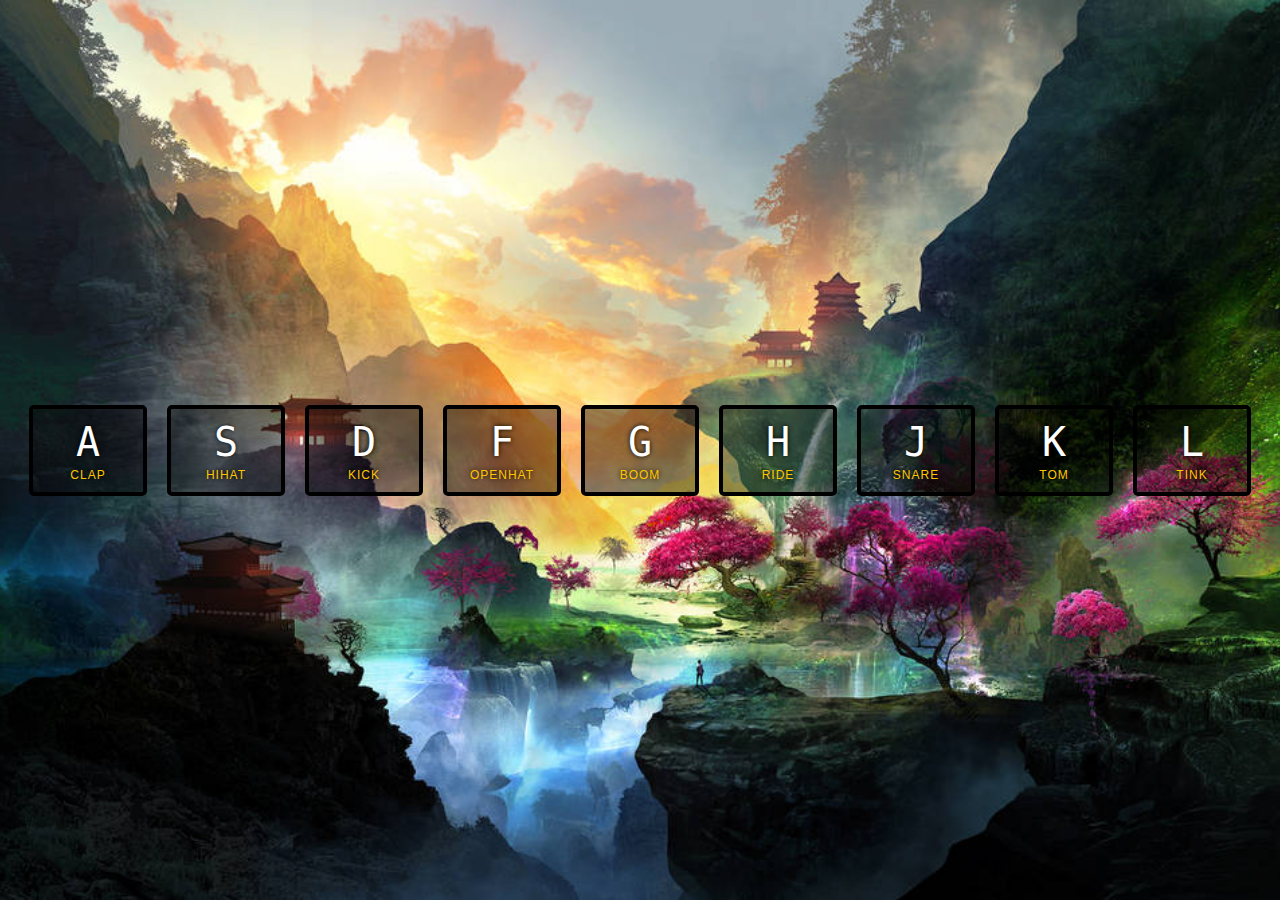
<file: index.html>
<!DOCTYPE html>
<html lang="en">
<head>
  <meta charset="UTF-8">
  <title>JS Drum Kit</title>
  <link rel="icon" type="image" href="/favicon.png">
  <link rel="stylesheet" href="style.css">
  
</head>
<body>
  <div class="keys">
    <div data-key="65" class="key" onclick="onClick(this)">
      <kbd>A</kbd>
      <span class="sound">clap</span>
    </div>
    <div data-key="83" class="key" onclick="onClick(this)">
      <kbd>S</kbd>
      <span class="sound">hihat</span>
    </div>
    <div data-key="68" class="key" onclick="onClick(this)">
      <kbd>D</kbd>
      <span class="sound">kick</span>
    </div>
    <div data-key="70" class="key" onclick="onClick(this)">
      <kbd>F</kbd>
      <span class="sound">openhat</span>
    </div>
    <div data-key="71" class="key" onclick="onClick(this)">
      <kbd>G</kbd>
      <span class="sound">boom</span>
    </div>
    <div data-key="72" class="key" onclick="onClick(this)">
      <kbd>H</kbd>
      <span class="sound">ride</span>
    </div>
    <div data-key="74" class="key" onclick="onClick(this)">
      <kbd>J</kbd>
      <span class="sound">snare</span>
    </div>
    <div data-key="75" class="key" onclick="onClick(this)">
      <kbd>K</kbd>
      <span class="sound">tom</span>
    </div>
    <div data-key="76" class="key" onclick="onClick(this)">
      <kbd>L</kbd>
      <span class="sound">tink</span>
    </div>
  </div>

  <audio data-key="65" src="sounds/clap.wav"></audio>
  <audio data-key="83" src="sounds/hihat.wav"></audio>
  <audio data-key="68" src="sounds/kick.wav"></audio>
  <audio data-key="70" src="sounds/openhat.wav"></audio>
  <audio data-key="71" src="sounds/boom.wav"></audio>
  <audio data-key="72" src="sounds/ride.wav"></audio>
  <audio data-key="74" src="sounds/snare.wav"></audio>
  <audio data-key="75" src="sounds/tom.wav"></audio>
  <audio data-key="76" src="sounds/tink.wav"></audio>

<script>
  function playSound(e){
    const audio = document.querySelector(`audio[data-key="${e.keyCode}"]`);
  const key = document.querySelector(`.key[data-key="${e.keyCode}"]`);
    if (!audio) return
    audio.currentTime = 0;
    audio.play();
    key.classList.add("playing");

    setTimeout(() => {
      key.classList.remove("playing")
    }, 300)
  }
  
  function removeTransition(e){
    if(e.propertyName !== 'transform') return;
    this.classList.remove("playing");
  }
  
  
  const keys = document.querySelectorAll(".key");
  keys.forEach(key => key.addEventListener("transitionend", removeTransition));
  window.addEventListener('keydown', playSound);

  function onClick(element) {
    const key = element.getAttribute('data-key')
    playSound({keyCode: key})
  }

  </script>
  
</body>
</html>
</file>
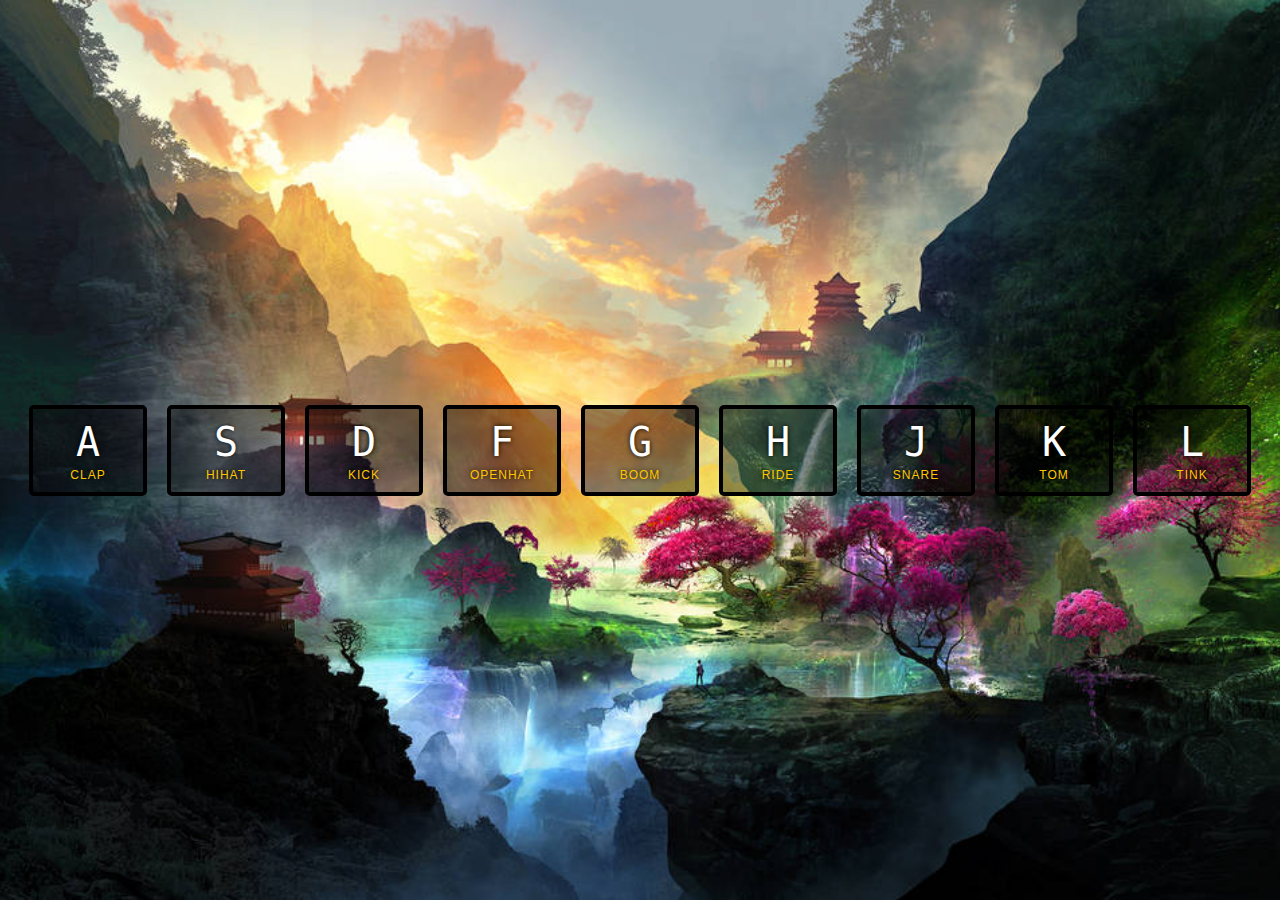
<file: index-START.html>
<!DOCTYPE html>
<html lang="en">
<head>
  <meta charset="UTF-8">
  <title>JS Drum Kit</title>
  <link rel="stylesheet" href="style.css">
</head>
<body>
  <div class="keys">
    <div data-key="65" class="key">
      <kbd>A</kbd>
      <span class="sound">clap</span>
    </div>
    <div data-key="83" class="key">
      <kbd>S</kbd>
      <span class="sound">hihat</span>
    </div>
    <div data-key="68" class="key">
      <kbd>D</kbd>
      <span class="sound">kick</span>
    </div>
    <div data-key="70" class="key">
      <kbd>F</kbd>
      <span class="sound">openhat</span>
    </div>
    <div data-key="71" class="key">
      <kbd>G</kbd>
      <span class="sound">boom</span>
    </div>
    <div data-key="72" class="key">
      <kbd>H</kbd>
      <span class="sound">ride</span>
    </div>
    <div data-key="74" class="key">
      <kbd>J</kbd>
      <span class="sound">snare</span>
    </div>
    <div data-key="75" class="key">
      <kbd>K</kbd>
      <span class="sound">tom</span>
    </div>
    <div data-key="76" class="key">
      <kbd>L</kbd>
      <span class="sound">tink</span>
    </div>
  </div>

  <audio data-key="65" src="sounds/clap.wav"></audio>
  <audio data-key="83" src="sounds/hihat.wav"></audio>
  <audio data-key="68" src="sounds/kick.wav"></audio>
  <audio data-key="70" src="sounds/openhat.wav"></audio>
  <audio data-key="71" src="sounds/boom.wav"></audio>
  <audio data-key="72" src="sounds/ride.wav"></audio>
  <audio data-key="74" src="sounds/snare.wav"></audio>
  <audio data-key="75" src="sounds/tom.wav"></audio>
  <audio data-key="76" src="sounds/tink.wav"></audio>

<script>
  function playSound(e){
    const audio = document.querySelector(`audio[data-key="${e.keyCode}"]`);
  const key = document.querySelector(`.key[data-key="${e.keyCode}"]`);
    if (!audio) return
    audio.currentTime = 0;
    audio.play();
    key.classList.add("playing");
  }
  
  function removeTransition(e){
    if(e.propertyName !== 'transform') return;
    this.classList.remove("playing");
  }
  
  
  const keys = document.querySelectorAll(".key");
  keys.forEach(key => key.addEventListener("transitionend", removeTransition));
  window.addEventListener('keydown', playSound);
  </script>
  
</body>
</html>
</file>
<file: style.css>
html {
  font-size: 10px;
  background: url('./bg.jpg') bottom center;
  background-size: cover;
}

body,html {
  margin: 0;
  padding: 0;
  font-family: sans-serif;
}

.keys {
  display: flex;
  flex: 1;
  min-height: 100vh;
  align-items: center;
  justify-content: center;
}

.key {
  border: .4rem solid black;
  border-radius: .5rem;
  margin: 1rem;
  font-size: 1.5rem;
  padding: 1rem .5rem;
  transition: all .07s ease;
  width: 10rem;
  text-align: center;
  color: white;
  background: rgba(0,0,0,0.4);
  text-shadow: 0 0 .5rem black;
}
.key:hover{
  transform: scale(1.6);
  border-color: #ffc600;
  box-shadow: 0 0 1rem #ffc600;

}
.playing {
  transform: scale(1.6);
  border-color: #ffc600;
  box-shadow: 0 0 1rem #ffc600;
}

kbd {
  display: block;
  font-size: 4rem;
}

.sound {
  font-size: 1.2rem;
  text-transform: uppercase;
  letter-spacing: .1rem;
  color: #ffc600;
}
</file>
